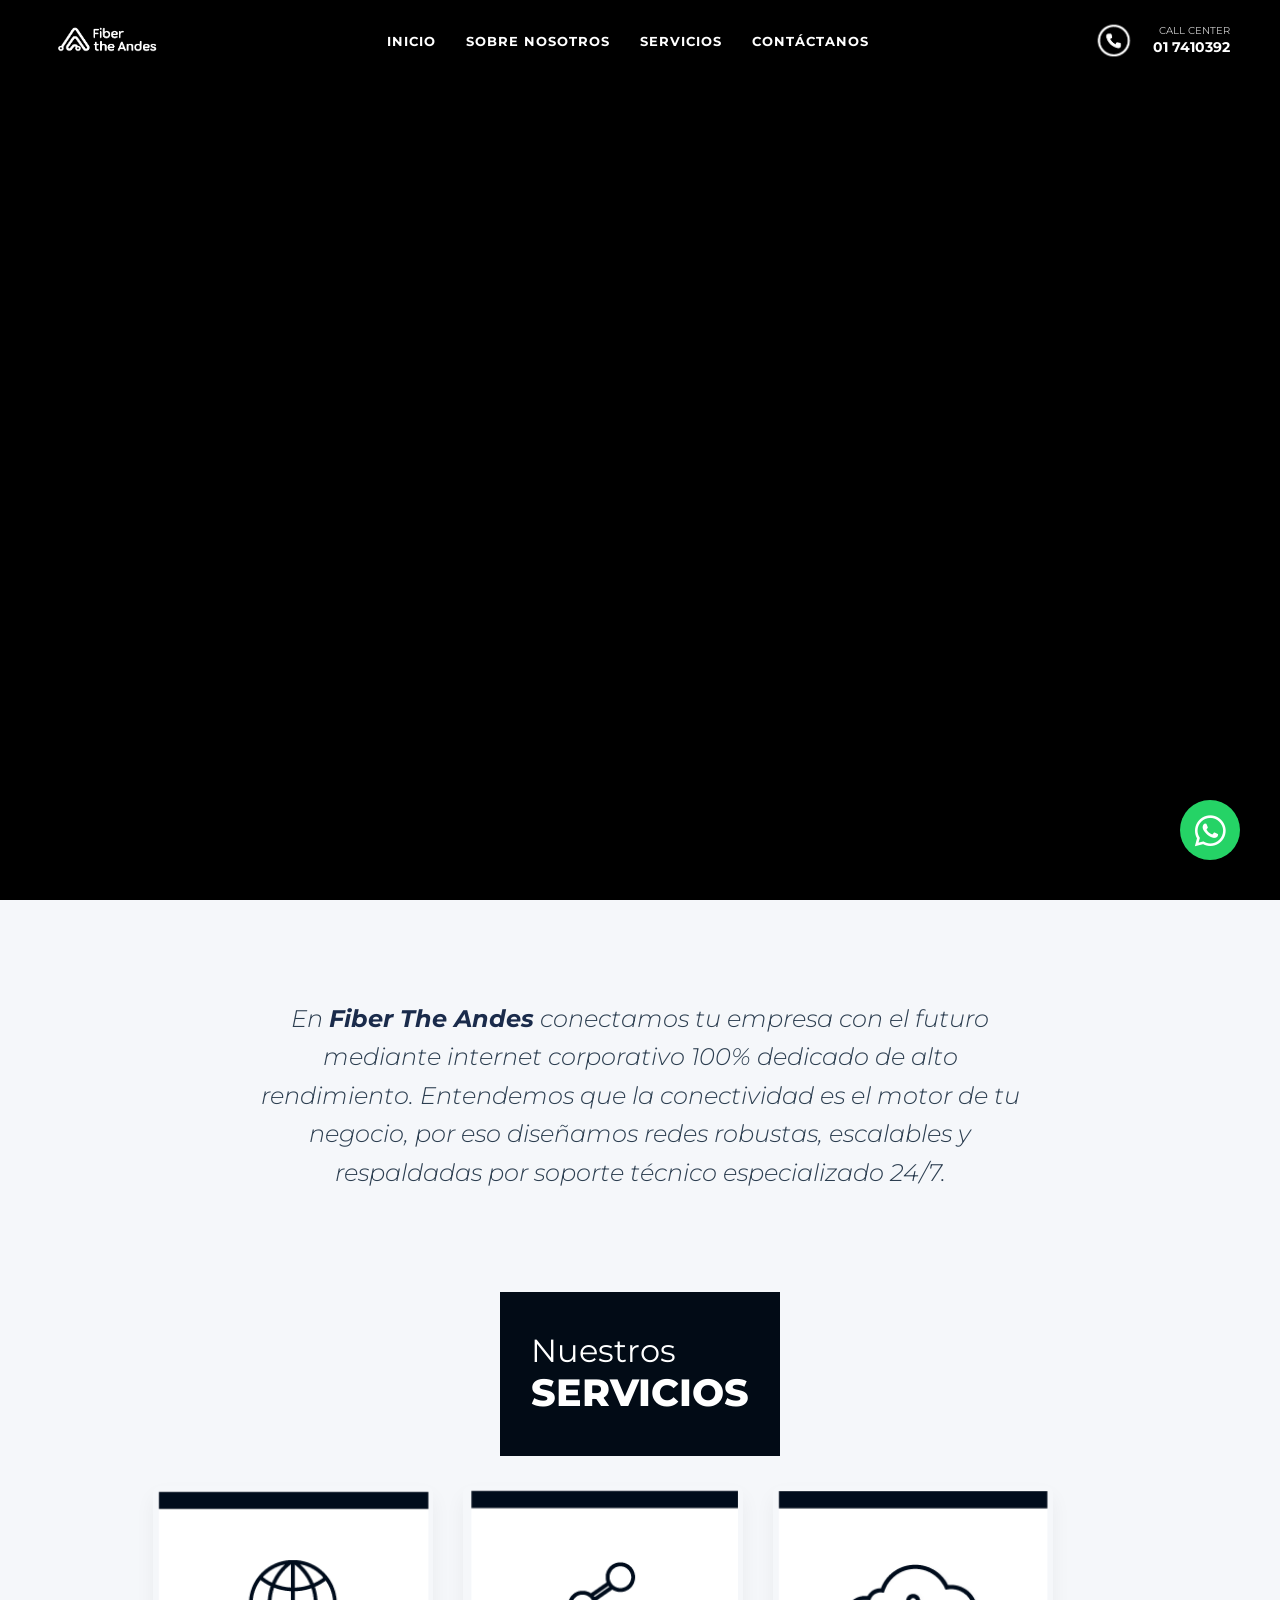
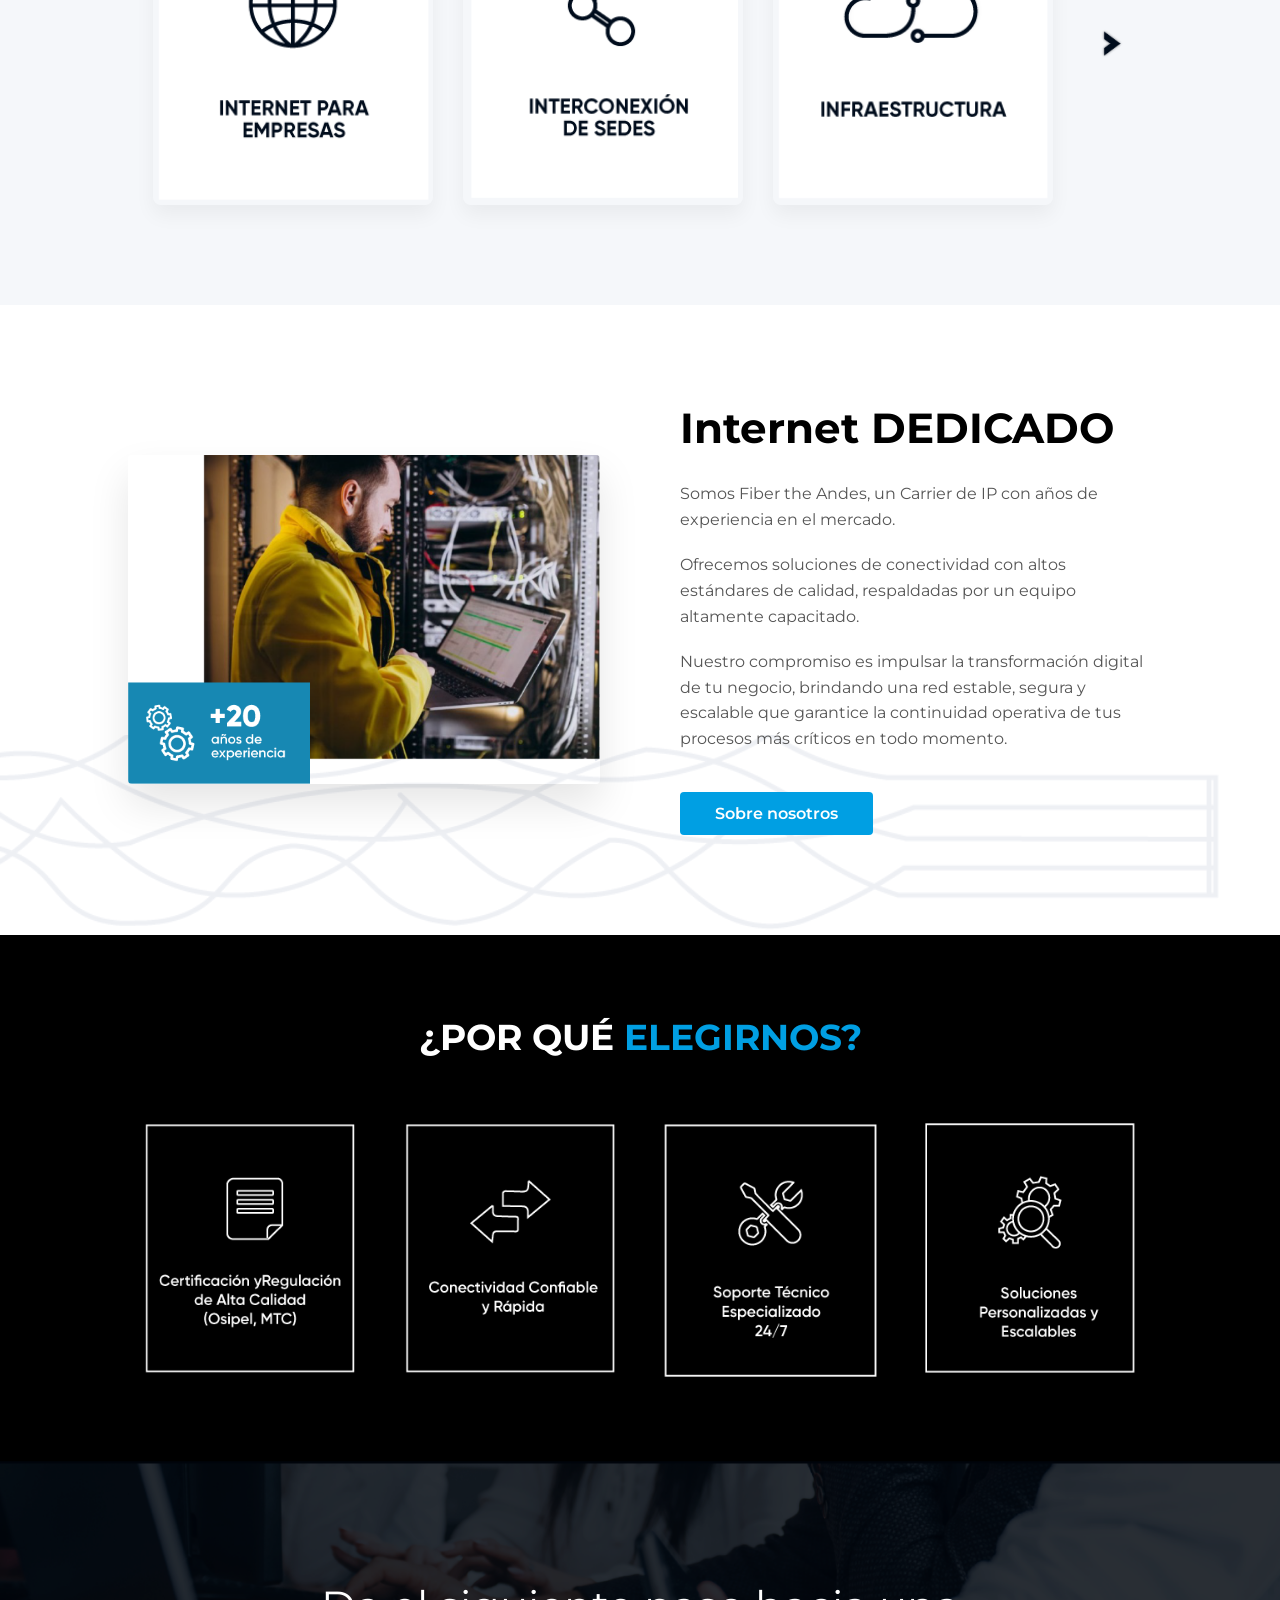
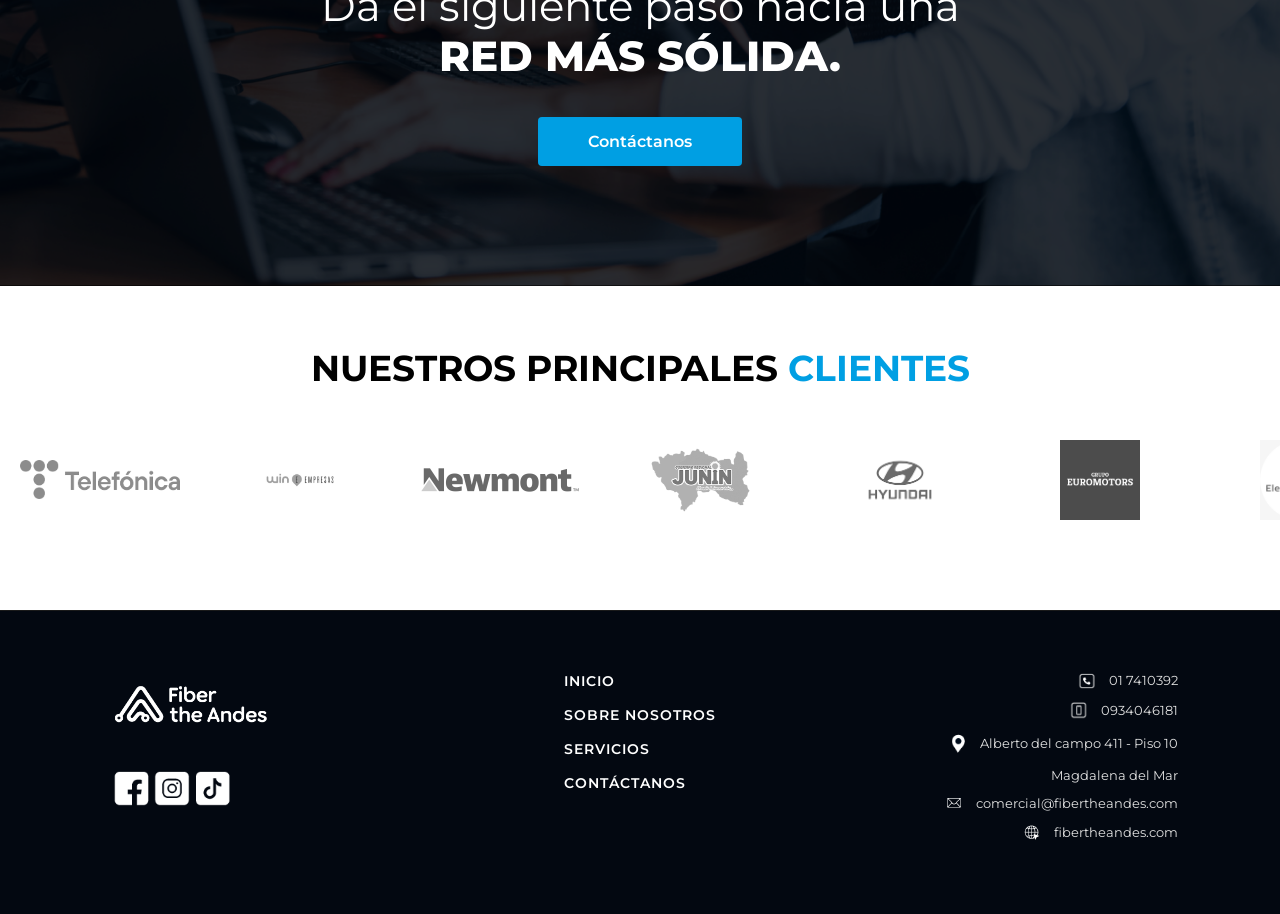
<file: index.html>
<!DOCTYPE html>
<html lang="es">
<head>
    <meta charset="UTF-8">
    <meta name="viewport" content="width=device-width, initial-scale=1.0">
    <title>Fiber the Andes - Internet Corporativo</title>
    <link rel="stylesheet" href="styles.css">
    <link rel="stylesheet" href="https://cdnjs.cloudflare.com/ajax/libs/font-awesome/6.0.0/css/all.min.css">
    <link href="https://fonts.googleapis.com/css2?family=Montserrat:ital,wght@0,300;0,400;0,600;0,700;0,900;1,300;1,400&display=swap" rel="stylesheet">
</head>
<body>

    <header>
        <div class="header-left">
            <img src="img/LOGO FTA.png" alt="Fiber the Andes" class="logo-main">
        </div>
        
        <nav>
            <ul>
                <li><a href="index.html">INICIO</a></li>
                <li><a href="quienes-somos.html">SOBRE NOSOTROS</a></li>
                <li><a href="servicios.html">SERVICIOS</a></li>
                <li><a href="contacto.html">CONTÁCTANOS</a></li>
            </ul>
        </nav>

        <div class="header-right">
            <img src="img/ICONO CALL CENTER.png" alt="Teléfono" class="icon-call">
            <div class="contact-text">
                <span class="label">Call Center</span>
                <span class="number">01 7410392</span>
            </div>
        </div>
    </header>

    <section id="inicio" class="hero">
        <video autoplay muted loop playsinline class="back-video">
            <source src="https://video.wixstatic.com/video/db69a5_fa4648a5c2fd4187a809205b5eaad06c/1080p/mp4/file.mp4" type="video/mp4">
        </video>
    </section>

    <section class="intro-light">
        <p style="font-size: 24px; color: #2c3e50; line-height: 1.6; font-weight: 300; max-width: 900px; margin: 0 auto;">
            En <strong>Fiber The Andes</strong> conectamos tu empresa con el futuro mediante internet corporativo 100% dedicado de alto rendimiento. Entendemos que la conectividad es el motor de tu negocio, por eso diseñamos redes robustas, escalables y respaldadas por soporte técnico especializado 24/7.
        </p>
    </section>

    <section id="servicios" class="services-horizontal">
        <div class="services-container">
            
            <div class="title-box">
                <h2>Nuestros<br><span>SERVICIOS</span></h2>
            </div>

            <div class="cards-row">
                <img src="img/SERVICIO 1.png" alt="Internet" class="card-img">
                <img src="img/SERVICIO 2.png" alt="Interconexión" class="card-img">
                <img src="img/SERVICIO 3.png" alt="Infraestructura" class="card-img">
            </div>

            <div class="arrow-box">
                <a href="servicios.html">
                    <img src="img/FLECHA FTA.png" alt="Ver más servicios">
                </a>
            </div>

        </div>
    </section>

    <section id="nosotros" class="about-light">
        <img src="img/MARCA DE AGUA LINEAS.png" class="bg-lines" alt="">
        <div class="about-container">
            <div class="about-img-wrapper">
                <img src="img/IMG INIC FTA.png" alt="Técnicos Fiber" class="main-img">
            </div>
            <div class="about-info">
                <h2 class="about-title">Internet <span>DEDICADO</span></h2>
                <p class="about-desc">
                    Somos Fiber the Andes, un Carrier de IP con años de experiencia en el mercado.
                </p>
                <p class="about-desc">
                    Ofrecemos soluciones de conectividad con altos estándares de calidad, respaldadas por un equipo altamente capacitado.
                </p>
                <p class="about-desc"> Nuestro compromiso es impulsar la transformación digital de tu negocio, brindando una red estable, segura y escalable que garantice la continuidad operativa de tus procesos más críticos en todo momento.
                </p>
                <a href="quienes-somos.html" class="btn-about">Sobre nosotros</a>
            </div>
        </div>
    </section>
    
    <section class="reasons">
        <h2 class="section-title">¿Por qué <span>ELEGIRNOS?</span></h2>
        <div class="grid-4">
            <div class="reason-item"><img src="img/RAZON 1.png" alt="Certificación"></div>
            <div class="reason-item"><img src="img/RAZON 2.png" alt="Conectividad"></div>
            <div class="reason-item"><img src="img/RAZON 3.png" alt="Soporte"></div>
            <div class="reason-item"><img src="img/RAZON 4.png" alt="Soluciones"></div>
        </div>
    </section>

    <section class="cta-banner">
        <div class="cta-overlay"></div>
        <div class="cta-content">
            <h2>Da el siguiente paso hacia una<br><span>RED más SÓLIDA.</span></h2>
            <a href="contacto.html" class="btn-cta">Contáctanos</a>
        </div>
    </section>

    <section class="clients-section">
        <h2 class="section-title" style="color: #000; margin-bottom: 40px;">
            Nuestros Principales <span>CLIENTES</span>
        </h2>
        <div class="slider">
            <div class="slide-track">
                <div class="slide"><img src="marcas/telefonica.png" alt="Telefónica"></div>
                <div class="slide"><img src="marcas/win.png" alt="Win Empresas"></div>
                <div class="slide"><img src="marcas/newmont.png" alt="Newmont"></div>
                <div class="slide"><img src="marcas/junin.png" alt="Junín"></div>
                <div class="slide"><img src="marcas/hyundai.png" alt="Hyundai"></div>
                <div class="slide"><img src="marcas/euromotors.jpg" alt="Euromotors"></div>
                <div class="slide"><img src="marcas/electrocentro.png" alt="Electrocentro"></div>
                <div class="slide"><img src="marcas/red-salud.jpg" alt="Red Salud"></div>
                <div class="slide"><img src="marcas/jauja.jpg" alt="Muni Jauja"></div>
                <div class="slide"><img src="marcas/yauli.jpg" alt="Muni Yauli"></div>
                <div class="slide"><img src="marcas/doerun.gif" alt="Doe Run"></div>
                <div class="slide"><img src="marcas/caja-huancayo.jpg" alt="Caja Huancayo"></div>
                <div class="slide"><img src="marcas/caja-cusco.avif" alt="Caja Cusco"></div>
                <div class="slide"><img src="marcas/uncp.png" alt="UNCP"></div>
                <div class="slide"><img src="marcas/hidrandina.png" alt="Hidrandina"></div>
                <div class="slide"><img src="marcas/caja-piura.png" alt="Caja Piura"></div>
                <div class="slide"><img src="marcas/muni-huancayo.png" alt="Muni Huancayo"></div>
                <div class="slide"><img src="marcas/volvo.png" alt="Volvo"></div>
                <div class="slide"><img src="marcas/camara-huancayo.png" alt="Cámara Comercio"></div>
                <div class="slide"><img src="marcas/telefonica.png" alt="Telefónica"></div>
                <div class="slide"><img src="marcas/win.png" alt="Win Empresas"></div>
                <div class="slide"><img src="marcas/newmont.png" alt="Newmont"></div>
                <div class="slide"><img src="marcas/junin.png" alt="Junín"></div>
                <div class="slide"><img src="marcas/hyundai.png" alt="Hyundai"></div>
                <div class="slide"><img src="marcas/euromotors.jpg" alt="Euromotors"></div>
                <div class="slide"><img src="marcas/electrocentro.png" alt="Electrocentro"></div>
                <div class="slide"><img src="marcas/red-salud.jpg" alt="Red Salud"></div>
                <div class="slide"><img src="marcas/jauja.jpg" alt="Muni Jauja"></div>
                <div class="slide"><img src="marcas/yauli.jpg" alt="Muni Yauli"></div>
                <div class="slide"><img src="marcas/doerun.gif" alt="Doe Run"></div>
                <div class="slide"><img src="marcas/caja-huancayo.jpg" alt="Caja Huancayo"></div>
                <div class="slide"><img src="marcas/caja-cusco.avif" alt="Caja Cusco"></div>
                <div class="slide"><img src="marcas/uncp.png" alt="UNCP"></div>
                <div class="slide"><img src="marcas/hidrandina.png" alt="Hidrandina"></div>
                <div class="slide"><img src="marcas/caja-piura.png" alt="Caja Piura"></div>
                <div class="slide"><img src="marcas/muni-huancayo.png" alt="Muni Huancayo"></div>
                <div class="slide"><img src="marcas/volvo.png" alt="Volvo"></div>
                <div class="slide"><img src="marcas/camara-huancayo.png" alt="Cámara Comercio"></div>
            </div>
        </div>
    </section>

    <footer id="contacto">
        <div class="footer-container">
            <div class="footer-column brand-info">
                <img src="img/LOGO FTA.png" alt="Fiber the Andes" class="footer-logo">
                <div class="social-icons">
                    <img src="img/ICONOS RS.png" alt="Redes Sociales" class="rs-group">
                </div>
            </div>

            <div class="footer-column navigation">
                <ul>
                    <li><a href="index.html">INICIO</a></li>
                    <li><a href="quienes-somos.html">SOBRE NOSOTROS</a></li>
                    <li><a href="servicios.html">SERVICIOS</a></li>
                    <li><a href="contacto.html">CONTÁCTANOS</a></li>
                </ul>
            </div>

            <div class="footer-column contact-details">
                <div class="contact-item">
                    <img src="img/ICONO TEL.png" alt="">
                    <span>01 7410392</span>
                </div>
                <div class="contact-item">
                    <img src="img/ICONO CEL.png" alt="">
                    <span>0934046181</span>
                </div>
                <div class="contact-item">
                    <img src="img/ICONO UBI.png" alt="">
                    <span>Alberto del campo 411 - Piso 10</span>
                </div>
                <div class="contact-item">
                    <span>Magdalena del Mar</span>
                </div>
                <div class="contact-item">
                    <img src="img/ICONO CORREO.png" alt="">
                    <span>comercial@fibertheandes.com</span>
                </div>
                <div class="contact-item">
                    <img src="img/ICONO WEB.png" alt="">
                    <span>fibertheandes.com</span>
                </div>
            </div>
        </div>
    </footer>

    <a href="https://wa.me/51934046181" target="_blank" class="whatsapp-float" aria-label="Contactar por WhatsApp">
        <i class="fab fa-whatsapp"></i>
    </a>
</body>
</html>
</file>
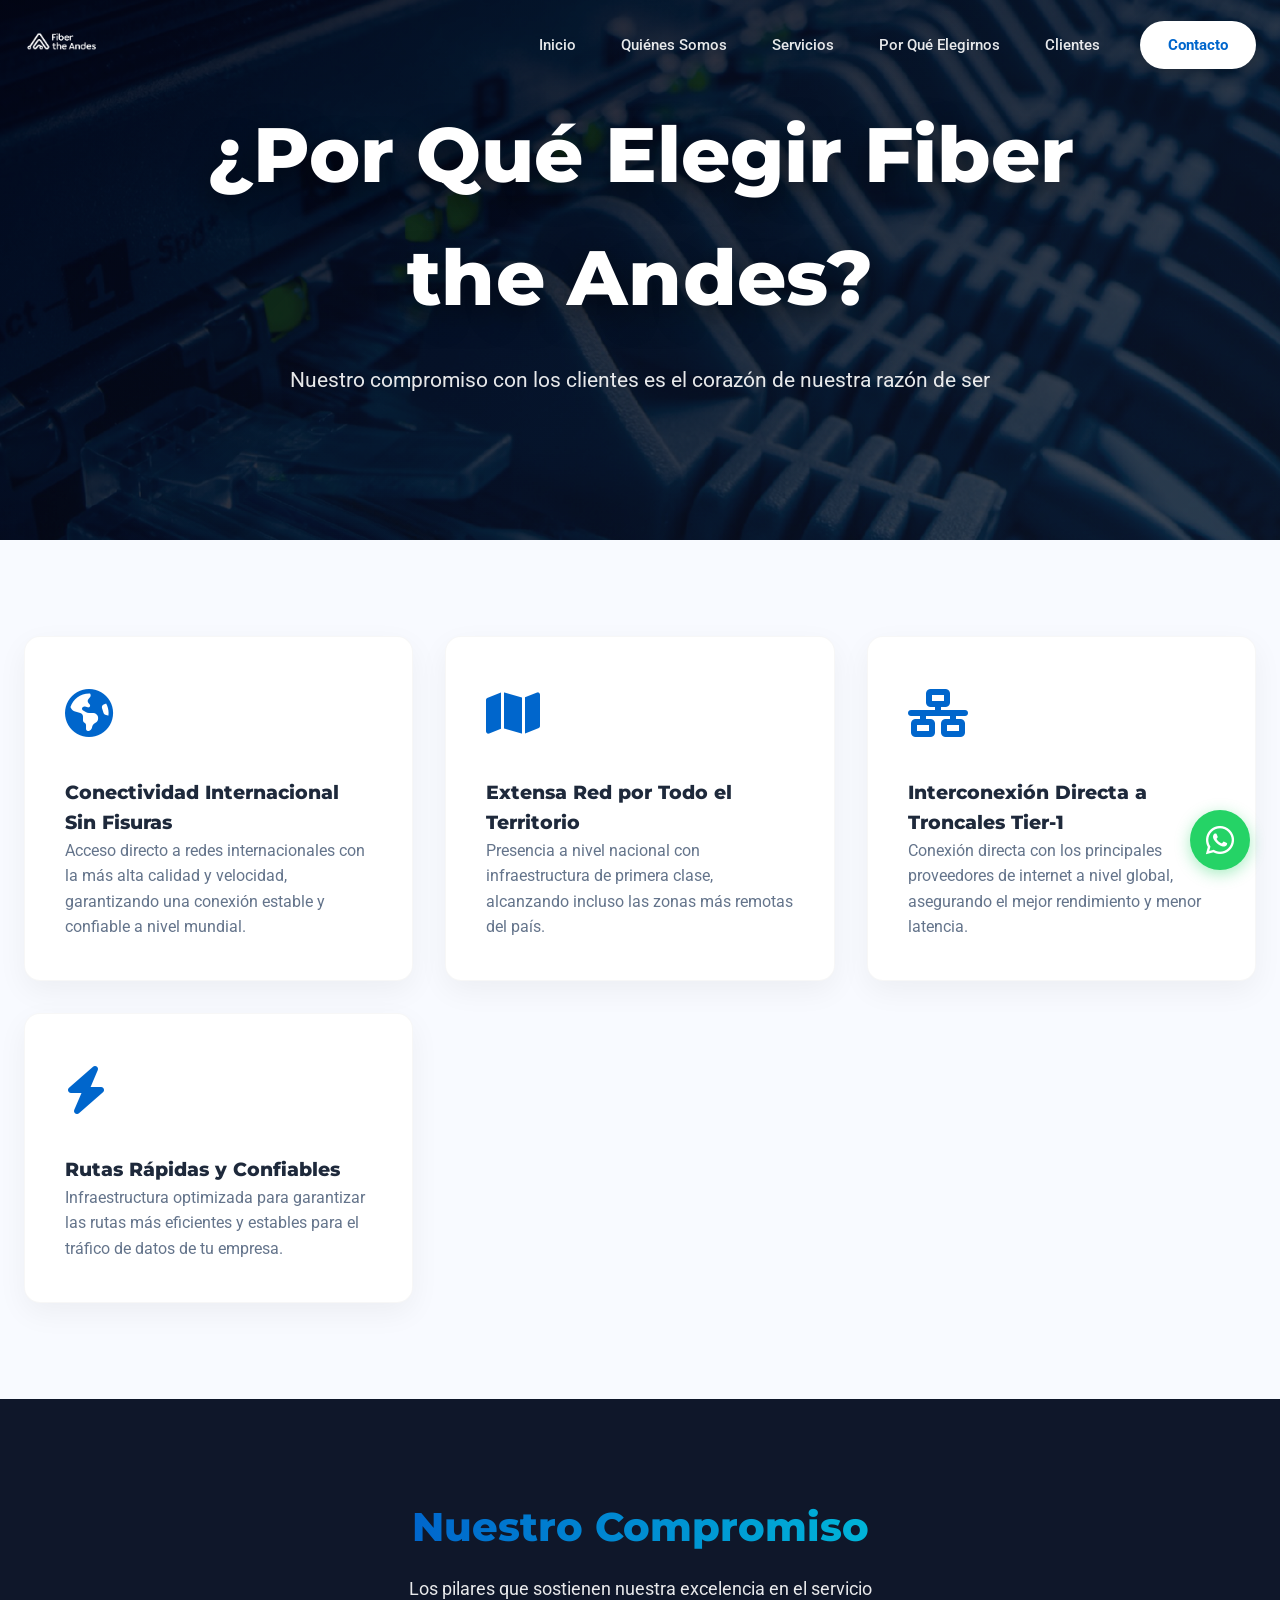
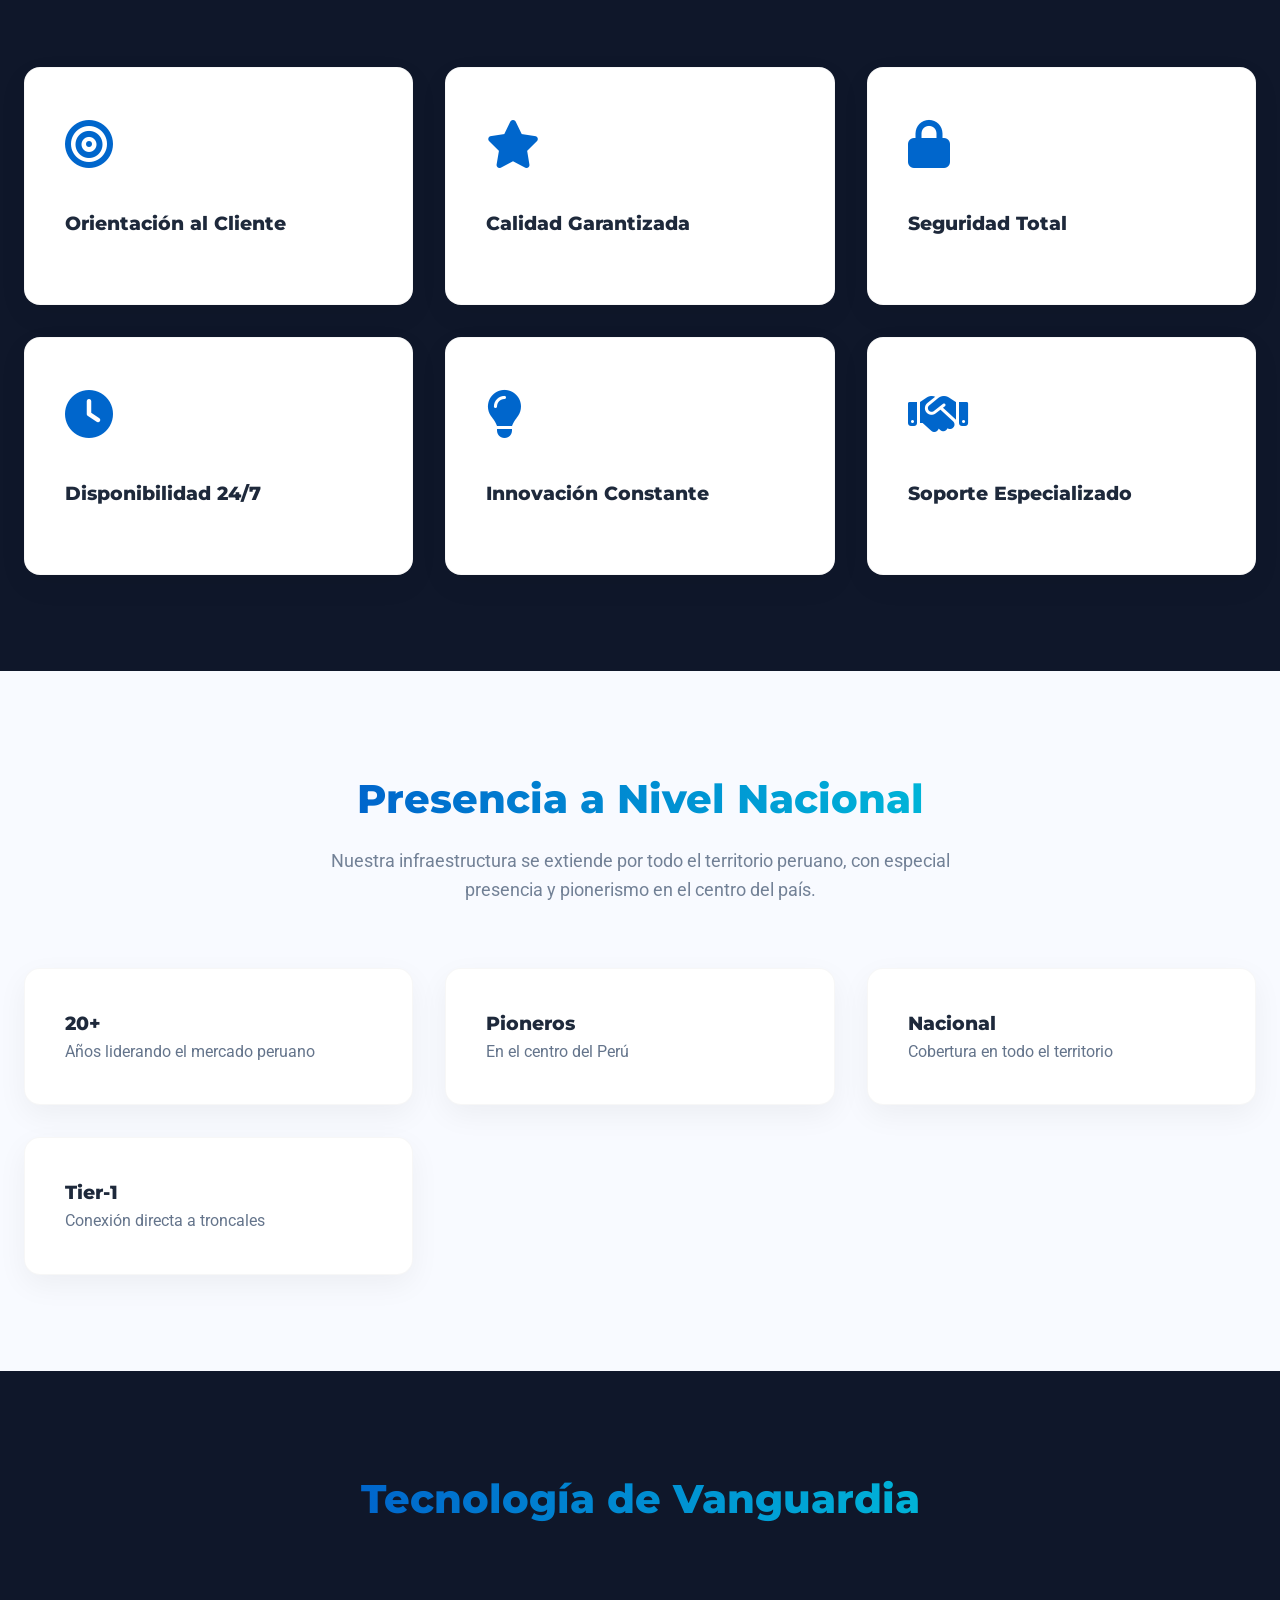
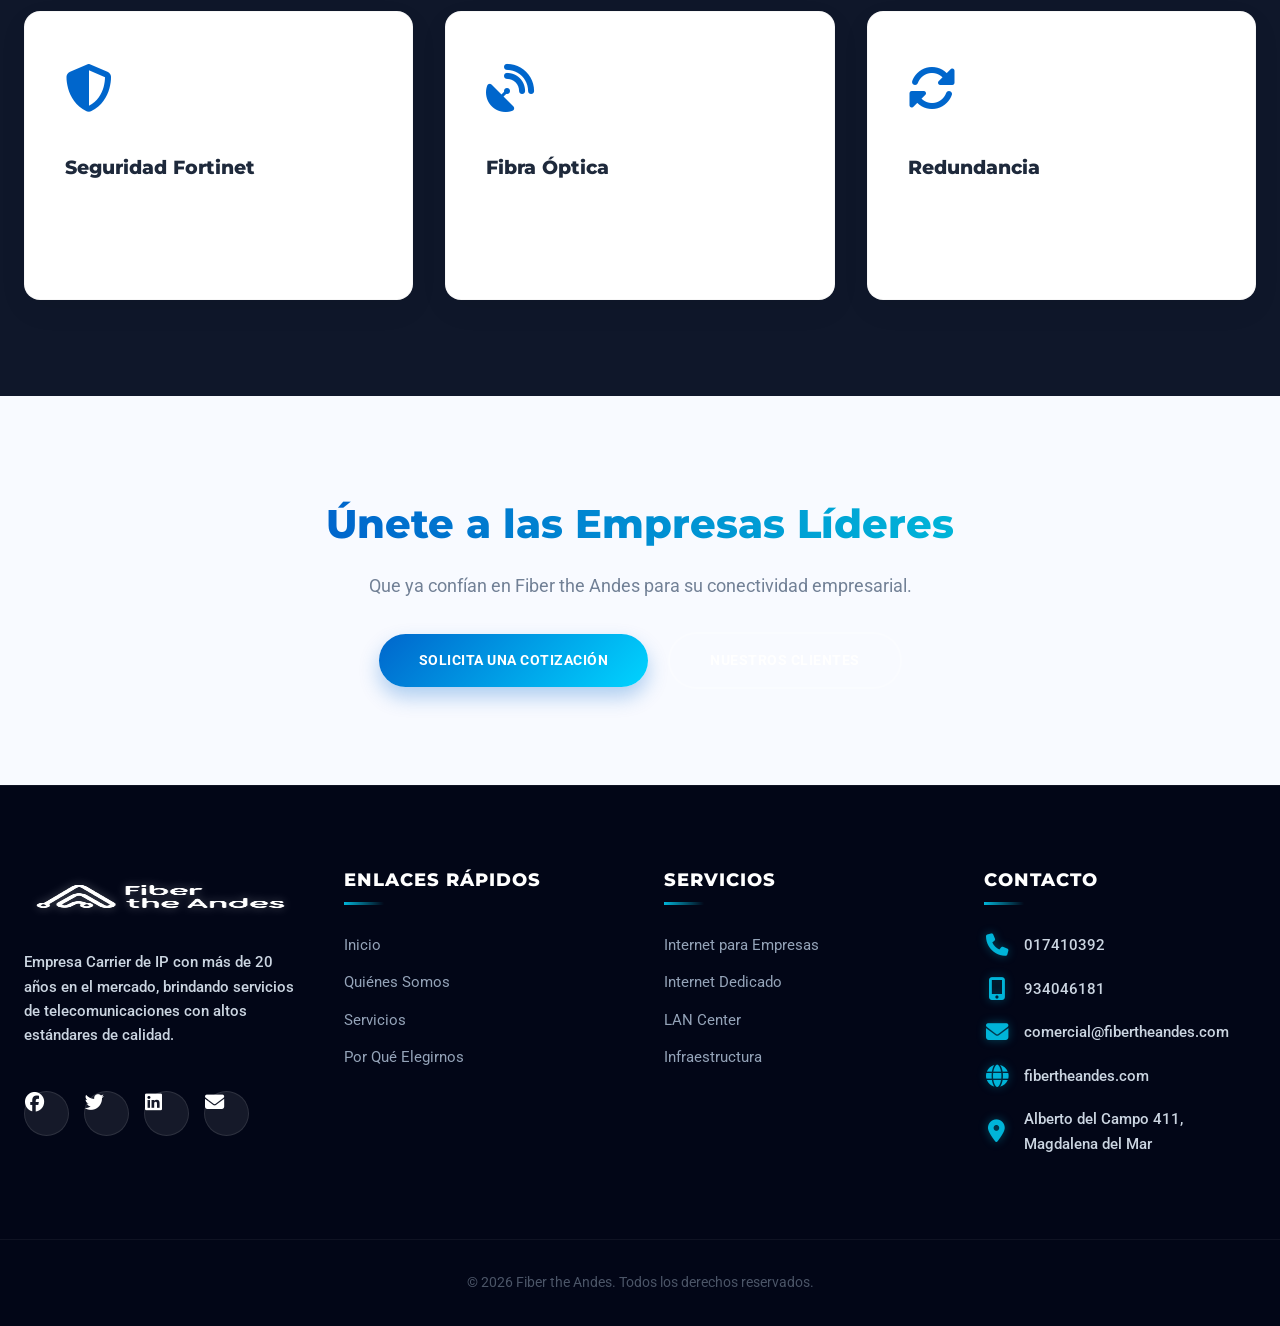
<file: por-que-elegirnos.html>
<!DOCTYPE html>
<html lang="es">

<head>
    <meta charset="UTF-8">
    <meta name="viewport" content="width=device-width, initial-scale=1.0">
    <meta name="description"
        content="Descubre por qué elegir Fiber the Andes - Conectividad internacional, red nacional y rutas Tier-1.">
    <title>Por Qué Elegirnos - Fiber the Andes</title>
    <link rel="stylesheet" href="css/styles.css">
    <link rel="stylesheet" href="css/responsive.css">
    <link rel="preconnect" href="https://fonts.googleapis.com">
    <link rel="preconnect" href="https://fonts.gstatic.com" crossorigin>
    <link
        href="https://fonts.googleapis.com/css2?family=Poppins:wght@300;400;500;600;700&family=Roboto:wght@300;400;500;700&family=Montserrat:wght@600;700;800;900&family=Raleway:wght@400;500;600;700&display=swap"
        rel="stylesheet">
    <link rel="stylesheet" href="https://cdnjs.cloudflare.com/ajax/libs/font-awesome/6.5.1/css/all.min.css">
</head>

<body>
    <!-- Navigation -->

    <div id="navbar-placeholder"></div>

    <!-- Hero Section -->
    <section class="hero" style="min-height: 60vh;">
        <div class="hero-content">
            <h1 class="fade-in-up">¿Por Qué Elegir Fiber the Andes?</h1>
            <p class="hero-subtitle fade-in-up">Nuestro compromiso con los clientes es el corazón de nuestra razón de
                ser</p>
        </div>
    </section>

    <!-- Main Advantages -->
    <section class="section section-light">
        <div class="container">
            <div class="card-grid">
                <div class="card">
                    <div class="card-icon"><i class="fas fa-globe-americas"></i></div>
                    <h3 class="card-title">Conectividad Internacional Sin Fisuras</h3>
                    <p class="card-description">
                        Acceso directo a redes internacionales con la más alta calidad y velocidad,
                        garantizando una conexión estable y confiable a nivel mundial.
                    </p>
                </div>
                <div class="card">
                    <div class="card-icon"><i class="fas fa-map"></i></div>
                    <h3 class="card-title">Extensa Red por Todo el Territorio</h3>
                    <p class="card-description">
                        Presencia a nivel nacional con infraestructura de primera clase, alcanzando
                        incluso las zonas más remotas del país.
                    </p>
                </div>
                <div class="card">
                    <div class="card-icon"><i class="fas fa-network-wired"></i></div>
                    <h3 class="card-title">Interconexión Directa a Troncales Tier-1</h3>
                    <p class="card-description">
                        Conexión directa con los principales proveedores de internet a nivel global,
                        asegurando el mejor rendimiento y menor latencia.
                    </p>
                </div>
                <div class="card">
                    <div class="card-icon"><i class="fas fa-bolt"></i></div>
                    <h3 class="card-title">Rutas Rápidas y Confiables</h3>
                    <p class="card-description">
                        Infraestructura optimizada para garantizar las rutas más eficientes y estables
                        para el tráfico de datos de tu empresa.
                    </p>
                </div>
            </div>
        </div>
    </section>

    <!-- Commitment Section -->
    <section class="section section-dark">
        <div class="container">
            <div class="section-header">
                <h2 class="section-title">Nuestro Compromiso</h2>
                <p class="section-description">Los pilares que sostienen nuestra excelencia en el servicio</p>
            </div>
            <div class="feature-grid">
                <div class="feature-box">
                    <div class="feature-icon"><i class="fas fa-bullseye"></i></div>
                    <h3 class="feature-title">Orientación al Cliente</h3>
                    <p>Tus necesidades son nuestra prioridad</p>
                </div>
                <div class="feature-box">
                    <div class="feature-icon"><i class="fas fa-star"></i></div>
                    <h3 class="feature-title">Calidad Garantizada</h3>
                    <p>Altos estándares en cada servicio</p>
                </div>
                <div class="feature-box">
                    <div class="feature-icon"><i class="fas fa-lock"></i></div>
                    <h3 class="feature-title">Seguridad Total</h3>
                    <p>Protección de datos empresariales</p>
                </div>
                <div class="feature-box">
                    <div class="feature-icon"><i class="fas fa-clock"></i></div>
                    <h3 class="feature-title">Disponibilidad 24/7</h3>
                    <p>Siempre disponibles cuando nos necesites</p>
                </div>
                <div class="feature-box">
                    <div class="feature-icon"><i class="fas fa-lightbulb"></i></div>
                    <h3 class="feature-title">Innovación Constante</h3>
                    <p>Tecnología de vanguardia</p>
                </div>
                <div class="feature-box">
                    <div class="feature-icon"><i class="fas fa-handshake"></i></div>
                    <h3 class="feature-title">Soporte Especializado</h3>
                    <p>Equipo técnico altamente capacitado</p>
                </div>
            </div>
        </div>
    </section>

    <!-- National Presence -->
    <section class="section section-light">
        <div class="container">
            <div class="section-header">
                <h2 class="section-title">Presencia a Nivel Nacional</h2>
                <p class="section-description">
                    Nuestra infraestructura se extiende por todo el territorio peruano, con especial
                    presencia y pionerismo en el centro del país.
                </p>
            </div>
            <div class="card-grid">
                <div class="card">
                    <h3 class="card-title text-gradient">20+</h3>
                    <p class="card-description">Años liderando el mercado peruano</p>
                </div>
                <div class="card">
                    <h3 class="card-title text-gradient">Pioneros</h3>
                    <p class="card-description">En el centro del Perú</p>
                </div>
                <div class="card">
                    <h3 class="card-title text-gradient">Nacional</h3>
                    <p class="card-description">Cobertura en todo el territorio</p>
                </div>
                <div class="card">
                    <h3 class="card-title text-gradient">Tier-1</h3>
                    <p class="card-description">Conexión directa a troncales</p>
                </div>
            </div>
        </div>
    </section>

    <!-- Technology Section -->
    <section class="section section-dark">
        <div class="container">
            <div class="section-header">
                <h2 class="section-title">Tecnología de Vanguardia</h2>
            </div>
            <div class="card-grid">
                <div class="card">
                    <div class="card-icon"><i class="fas fa-shield-alt"></i></div>
                    <h3 class="card-title">Seguridad Fortinet</h3>
                    <p class="card-description">
                        Implementamos soluciones de seguridad perimetral de clase empresarial con tecnología Fortinet.
                    </p>
                </div>
                <div class="card">
                    <div class="card-icon"><i class="fas fa-satellite-dish"></i></div>
                    <h3 class="card-title">Fibra Óptica</h3>
                    <p class="card-description">
                        Infraestructura de fibra óptica de última generación para máxima velocidad y estabilidad.
                    </p>
                </div>
                <div class="card">
                    <div class="card-icon"><i class="fas fa-sync-alt"></i></div>
                    <h3 class="card-title">Redundancia</h3>
                    <p class="card-description">
                        Sistemas de respaldo y disaster recovery para garantizar continuidad de tu negocio.
                    </p>
                </div>
            </div>
        </div>
    </section>

    <!-- CTA Section -->
    <section class="section section-light">
        <div class="container text-center">
            <h2 class="section-title">Únete a las Empresas Líderes</h2>
            <p class="section-description">
                Que ya confían en Fiber the Andes para su conectividad empresarial.
            </p>
            <div class="hero-buttons mt-3">
                <a href="contacto.html" class="btn btn-primary">Solicita una Cotización</a>
                <a href="clientes.html" class="btn btn-secondary">Nuestros Clientes</a>
            </div>
        </div>
    </section>

    <!-- Footer -->


    <div id="footer-placeholder"></div>

    
    <!-- WhatsApp Float -->
    <div id="whatsapp-placeholder"></div>

    <!-- Component Loader -->
    <script src="js/components.js"></script>
</body>

</html>
</file>
<file: styles.css>
/* --- RESET & GENERAL --- */
* {
    margin: 0;
    padding: 0;
    box-sizing: border-box;
}

body {
    font-family: 'Montserrat', sans-serif;
    color: #fff;
    background-color: #000;
    overflow-x: hidden;
}

/* --- HEADER --- */
header {
    display: flex;
    justify-content: space-between;
    align-items: center;
    padding: 15px 50px;
    background-color: #000;
    position: fixed;
    width: 100%;
    z-index: 1000;
    top: 0;
    transition: all 0.3s ease;
}

.logo-main {
    height: 40px;
    object-fit: contain;
}

nav ul {
    display: flex;
    gap: 30px;
    list-style: none;
}

nav a {
    color: #fff;
    text-decoration: none;
    font-weight: 700;
    font-size: 13px;
    text-transform: uppercase;
    letter-spacing: 1px;
}

.header-right {
    display: flex;
    align-items: center;
    gap: 15px; /* Espacio entre texto e icono */
}

.contact-text {
    text-align: right;
}

.contact-text .label {
    font-size: 10px;
    color: #ccc;
    text-transform: uppercase;
    display: block;
    line-height: 1.2;
}

.contact-text .number {
    font-size: 14px;
    font-weight: 700;
    color: #fff;
    line-height: 1.2;
}

.icon-call {
    height: 50px; /* Ajuste para escritorio */
    width: auto;
}

/* --- HERO SECTION (VIDEO) --- */
.hero {
    position: relative;
    height: 100vh; /* Ocupa toda la pantalla */
    width: 100%;
    display: flex;
    align-items: center;
    justify-content: center;
    text-align: center;
    overflow: hidden;
}

.back-video {
    position: absolute;
    top: 0; left: 0;
    width: 100%;
    height: 100%;
    object-fit: cover; /* CLAVE: Cubre la pantalla sin estirarse */
    object-position: center; /* Centra el video */
    z-index: -2;
}

.hero::after {
    content: '';
    position: absolute;
    top: 0; left: 0;
    width: 100%;
    height: 100%;
    background: rgba(0,0,0,0.55); /* Oscurece el video para leer texto */
    z-index: -1;
}

.hero-content {
    margin-top: 100px; /* Espacio para que no lo tape el header */
    position: relative;
    z-index: 1;
    padding: 0 20px;
}

.hero-content h1 {
    font-size: 60px;
    font-weight: 800;
    line-height: 1.1;
    margin-bottom: 30px;
    text-transform: uppercase;
}

.hero-content span {
    font-style: italic;
    font-weight: 900;
}

.btn-info {
    background-color: #009FE3;
    color: white;
    padding: 12px 45px;
    text-decoration: none;
    font-weight: 600;
    border-radius: 4px;
    text-transform: uppercase;
    font-size: 14px;
    display: inline-block;
}

/* --- INTRO LIGHT --- */
.intro-light {
    background-color: #f5f7fa;
    color: #2c3e50;
    text-align: center;
    padding: 100px 20%;
    font-size: 24px;
    line-height: 1.6;
    font-weight: 300;
    font-style: italic;
}

.intro-light strong {
    color: #1a2b4b;
    font-weight: 700;
    font-style: italic;
}

/* --- SERVICIOS HORIZONTAL --- */
.services-horizontal {
    background-color: #f5f7fa;
    padding: 0px 5% 100px 5%;
    display: flex;
    justify-content: center;
}

.services-container {
    display: flex;
    align-items: stretch;
    gap: 30px;
    max-width: 1400px;
    flex-wrap: wrap;
    justify-content: center;
}

.title-box {
    background-color: #020b16;
    color: white;
    padding: 40px;
    width: 280px;
    display: flex;
    align-items: center;
    justify-content: center;
    text-align: left;
    flex-shrink: 0;
}

.title-box h2 {
    font-size: 32px;
    line-height: 1.2;
    font-weight: 400;
}

.title-box span {
    font-weight: 800;
    font-size: 38px;
    color: #fff;
    display: block;
}

.cards-row {
    display: flex;
    gap: 30px;
}

.card-img {
    width: 280px;
    height: auto;
    display: block;
    box-shadow: 0 10px 20px rgba(0,0,0,0.05);
    transition: transform 0.3s ease, box-shadow 0.3s ease;
    border-radius: 8px; 
}

.card-img:hover {
    transform: translateY(-10px);
    box-shadow: 0 15px 30px rgba(0, 0, 0, 0.2);
}

.arrow-box {
    display: flex;
    align-items: center;
    padding-left: 10px;
}

.arrow-box a {
    display: inline-block;
}

.arrow-box img {
    width: 35px;
    cursor: pointer;
    transition: transform 0.3s;
}

.arrow-box img:hover {
    transform: translateX(10px);
}

/* --- SOBRE NOSOTROS --- */
.about-light {
    position: relative;
    background-color: #ffffff;
    padding: 100px 10%;
    overflow: hidden;
}

.bg-lines {
    position: absolute;
    bottom: 0;
    left: 0;
    width: 100%;
    max-height: 200px;
    object-fit: cover;
    opacity: 0.5;
    z-index: 1;
    pointer-events: none;
}

.about-container {
    display: flex;
    align-items: center;
    gap: 80px;
    max-width: 1200px;
    margin: 0 auto;
    position: relative;
    z-index: 2;
}

.about-img-wrapper {
    position: relative;
    flex: 1;
}

.main-img {
    width: 100%;
    max-width: 500px;
    border-radius: 4px;
    display: block;
    box-shadow: 0 20px 40px rgba(0,0,0,0.1);
}

.experience-badge {
    position: absolute;
    bottom: -30px;
    left: -30px;
    background-color: #009FE3;
    color: white;
    padding: 20px 30px;
    border-radius: 4px;
    display: flex;
    flex-direction: column;
    justify-content: center;
    box-shadow: 10px 10px 30px rgba(0,0,0,0.2);
}

.exp-number {
    font-size: 40px;
    font-weight: 800;
    line-height: 1;
}

.exp-text {
    font-size: 14px;
    line-height: 1.2;
    font-weight: 500;
}

.about-info {
    flex: 1;
    text-align: left;
}

.about-title {
    font-size: 42px;
    color: #000;
    font-weight: 700;
    margin-bottom: 30px;
    line-height: 1.1;
}

.about-title span {
    font-weight: 700;
}

.about-desc {
    color: #555;
    font-size: 16px;
    line-height: 1.6;
    margin-bottom: 20px;
    font-weight: 400;
}

.btn-about {
    display: inline-block;
    background-color: #009FE3;
    color: white;
    padding: 12px 35px;
    text-decoration: none;
    font-weight: 600;
    border-radius: 4px;
    margin-top: 20px;
    transition: background 0.3s;
}

.btn-about:hover {
    background-color: #007bb5;
}

/* --- RAZONES --- */
.reasons {
    background-color: #000;
    padding: 80px 10%;
    text-align: center;
}

.section-title {
    font-size: 36px;
    margin-bottom: 60px;
    text-transform: uppercase;
    font-weight: 700;
}

.section-title span {
    color: #009FE3;
}

.grid-4 {
    display: grid;
    grid-template-columns: repeat(4, 1fr);
    gap: 20px;
    max-width: 1200px;
    margin: 0 auto;
}

.reason-item img {
    width: 100%;
    max-width: 220px;
    display: block;
    margin: 0 auto;
    transition: all 0.4s cubic-bezier(0.25, 0.8, 0.25, 1);
    border-radius: 4px;
    position: relative;
    z-index: 1;
}

.reason-item:hover img {
    transform: translateY(-12px); 
    box-shadow: 0 20px 40px rgba(0, 159, 227, 0.35); 
    filter: brightness(1.1); 
}

/* --- CTA BANNER --- */
.cta-banner {
    position: relative;
    background-image: url('img/IMG HOR FTA.png'); 
    background-size: cover;
    background-position: center;
    padding: 120px 20px;
    text-align: center;
    color: white;
}

.cta-overlay {
    position: absolute;
    top: 0; left: 0;
    width: 100%;
    height: 100%;
    background-color: rgba(0, 0, 0, 0.45); 
    z-index: 1;
}

.cta-content {
    position: relative;
    z-index: 2;
}

.cta-content h2 {
    font-size: 42px;
    font-weight: 400;
    margin-bottom: 35px;
    line-height: 1.2;
}

.cta-content span {
    font-weight: 800;
    text-transform: uppercase;
    display: block;
}

.btn-cta {
    display: inline-block;
    background-color: #009FE3;
    color: white;
    padding: 15px 50px;
    text-decoration: none;
    font-weight: 600;
    font-size: 16px;
    border-radius: 4px;
    transition: transform 0.2s, background-color 0.3s;
}

.btn-cta:hover {
    background-color: #0081b8;
    transform: translateY(-3px);
}

/* --- CLIENTES CARRUSEL --- */
.clients-section {
    background-color: #ffffff;
    padding: 60px 0;
    overflow: hidden;
    text-align: center;
}

.slider {
    height: 120px;
    margin: auto;
    overflow: hidden;
    position: relative;
    width: 100%;
}

.slide-track {
    display: flex;
    width: calc(200px * 38); 
    animation: scroll 40s linear infinite; 
}

.slide {
    height: 100px;
    width: 200px; 
    display: flex;
    align-items: center;
    justify-content: center;
    padding: 0 20px;
}

.slide img {
    max-width: 100%;
    max-height: 80px; 
    width: auto;
    filter: grayscale(100%) opacity(0.7);
    transition: all 0.3s ease;
    cursor: pointer;
    object-fit: contain;
}

.slide img:hover {
    filter: grayscale(0%) opacity(1);
    transform: scale(1.1); 
}

@keyframes scroll {
    0% { transform: translateX(0); }
    100% { transform: translateX(calc(-200px * 19)); } 
}

/* --- FOOTER FINAL --- */
footer {
    background-color: #030811; 
    padding: 60px 8%;
    color: white;
    font-family: 'Montserrat', sans-serif;
    border-top: 1px solid #1a1a1a;
}

.footer-container {
    display: flex;
    justify-content: space-between;
    align-items: flex-start;
    max-width: 1400px;
    margin: 0 auto;
}

.footer-column {
    flex: 1;
}

.footer-logo {
    width: 180px;
    margin-bottom: 30px;
    display: block;
}

.rs-group {
    width: 140px; 
    cursor: pointer;
}

.navigation {
    display: flex;
    justify-content: center;
}

.navigation ul {
    list-style: none;
    padding: 0;
}

.navigation li {
    margin-bottom: 15px;
    text-align: left;
}

.navigation a {
    color: white;
    text-decoration: none;
    font-weight: 600;
    font-size: 14px;
    letter-spacing: 1px;
    transition: color 0.3s;
}

.navigation a:hover {
    color: #009FE3;
}

.contact-details {
    display: flex;
    flex-direction: column;
    align-items: flex-end; 
}

.contact-item {
    display: flex;
    align-items: center;
    gap: 12px;
    margin-bottom: 12px;
    width: 100%;
    justify-content: flex-end;
    max-width: 350px; 
}

.contact-item img {
    width: 20px; 
    height: auto;
}

.contact-item span {
    font-size: 13px;
    font-weight: 400;
    color: #e0e0e0;
}

/* --- WHATSAPP FLOAT --- */
.whatsapp-float {
    position: fixed;
    width: 60px;
    height: 60px;
    bottom: 40px;
    right: 40px;
    background-color: #25d366;
    color: #FFF;
    border-radius: 50%;
    text-align: center;
    font-size: 35px;
    box-shadow: 2px 2px 10px rgba(0,0,0,0.3);
    z-index: 10000;
    display: flex;
    align-items: center;
    justify-content: center;
    transition: all 0.3s ease;
    text-decoration: none;
}

.whatsapp-float:hover {
    background-color: #128c7e;
    transform: scale(1.1);
}

/* --- ESTILOS PAGINAS INTERNAS (HERO, CARDS) --- */
.hero-static {
    background-size: cover;
    background-position: center;
    background-repeat: no-repeat;
    position: relative;
}

.hero-overlay {
    position: absolute;
    top: 0; left: 0;
    width: 100%; height: 100%;
    background: rgba(0,0,0,0.6);
    z-index: -1;
}

.blue-tag {
    display: inline-block;
    color: white; 
    background: rgba(0, 159, 227, 0.9); 
    padding: 6px 18px; 
    border-radius: 50px; 
    font-size: 11px; 
    font-weight: 700;
    text-transform: uppercase;
    letter-spacing: 1px;
    margin-bottom: 15px;
}

/* Tarjetas Valores (Negras) */
.grid-3 {
    display: grid;
    grid-template-columns: repeat(3, 1fr);
    gap: 30px;
    max-width: 1200px;
    margin: 0 auto;
}

.value-card {
    background-color: #080b10;
    border: 1px solid #222;
    padding: 40px 25px;
    text-align: center;
    border-radius: 4px;
    transition: transform 0.3s ease, border-color 0.3s ease;
    height: 100%;
}

.value-card:hover {
    transform: translateY(-5px);
    border-color: #009FE3;
}

.icon-value {
    font-size: 45px;
    color: #009FE3;
    margin-bottom: 20px;
    display: block;
}

.value-card h3 {
    margin-bottom: 15px;
    font-size: 20px;
    text-transform: uppercase;
    color: #fff;
    font-weight: 700;
}

.value-card p {
    color: #ccc;
    font-size: 14px;
    line-height: 1.6;
    font-weight: 300;
}

/* Tarjetas Estadísticas (Blancas) */
.stat-card {
    background-color: #ffffff;
    padding: 35px 20px;
    text-align: center;
    border-radius: 6px;
    box-shadow: 0 10px 30px rgba(0,0,0,0.08);
    display: flex;
    flex-direction: column;
    align-items: center;
    justify-content: center;
    transition: transform 0.3s ease;
    height: 100%;
}

.stat-card:hover {
    transform: translateY(-5px);
}

.stat-icon {
    font-size: 32px;
    color: #aaa;
    margin-bottom: 15px;
}

.stat-number {
    font-size: 48px;
    font-weight: 800;
    color: #009FE3;
    line-height: 1;
    margin-bottom: 8px;
    display: block;
}

.stat-label {
    font-size: 13px;
    font-weight: 700;
    color: #333;
    text-transform: uppercase;
    letter-spacing: 1px;
}

/* --- SERVICIOS PAGE STYLES --- */
.services-dark-section {
    background-color: #02050a; 
    padding: 100px 10%;
    text-align: center;
}

.services-dark-section .section-title {
    color: white;
}

.service-card-pro {
    background-color: white;
    padding: 40px 25px;
    border-radius: 6px;
    position: relative;
    overflow: hidden;
    transition: transform 0.3s ease, box-shadow 0.3s ease;
    text-align: left;
    height: 100%;
    display: flex;
    flex-direction: column;
    justify-content: flex-start;
}

.service-card-pro:hover {
    transform: translateY(-10px);
    box-shadow: 0 20px 40px rgba(0, 159, 227, 0.15);
}

.card-bar {
    position: absolute;
    top: 0; left: 0;
    height: 5px;
    width: 50px;
    background-color: #000;
    transition: width 0.3s ease, background-color 0.3s ease;
}

.service-card-pro:hover .card-bar {
    width: 100%;
    background-color: #009FE3;
}

.icon-box {
    font-size: 40px;
    color: #000;
    margin-bottom: 25px;
    margin-top: 10px;
    transition: color 0.3s;
}

.service-card-pro:hover .icon-box {
    color: #009FE3;
}

.service-card-pro h3 {
    font-size: 18px;
    font-weight: 800;
    text-transform: uppercase;
    color: #000;
    margin-bottom: 10px;
    line-height: 1.2;
}

.service-desc {
    font-size: 13px;
    color: #555;
    line-height: 1.5;
}

/* =========================================
   ESTILOS CONTACTO
   ========================================= */

.contact-visual-section {
    background-color: white;
    padding: 80px 5%;
    color: #000;
}

.main-contact-container {
    max-width: 1000px;
    margin: 0 auto;
}

.contact-split-layout {
    display: flex;
    justify-content: space-between;
    align-items: flex-start;
    margin-bottom: 60px;
    gap: 50px;
}

.info-side {
    flex: 1;
    padding-top: 20px;
}

.contact-heading {
    font-size: 52px;
    font-weight: 800;
    color: #020b16;
    margin-bottom: 15px;
    text-transform: none;
}

.black-underline {
    width: 80px;
    height: 6px;
    background-color: #020b16;
    margin-bottom: 40px;
}

.contact-list-clean {
    list-style: none;
    margin-bottom: 40px;
}

.contact-list-clean li {
    display: flex;
    align-items: center;
    margin-bottom: 20px;
    font-size: 15px;
    font-weight: 500;
    color: #333;
}

.contact-list-clean i {
    width: 25px;
    margin-right: 10px;
    color: #000;
    font-size: 18px;
    text-align: center;
}

.black-phone-box {
    background-color: #020b16;
    color: white;
    padding: 35px 30px;
    width: 100%;
    max-width: 350px;
    border-radius: 0;
}

.phone-row {
    display: flex;
    align-items: center;
    margin-bottom: 15px;
    font-size: 18px;
    font-weight: 500;
}

.phone-row:last-child {
    margin-bottom: 0;
}

.phone-row i {
    border: 1px solid white;
    padding: 8px;
    border-radius: 4px;
    margin-right: 15px;
    font-size: 14px;
}

.map-side {
    flex: 1;
    display: flex;
    justify-content: center;
}

.map-img {
    max-width: 100%;
    height: auto;
    display: block;
}

.form-gray-container {
    background-color: #f2f2f0; 
    padding: 50px 80px;
    text-align: left;
}

.form-gray-container h3 {
    font-size: 28px;
    color: #020b16;
    margin-bottom: 5px;
    font-weight: 700;
}

.form-gray-container p {
    color: #777;
    margin-bottom: 40px;
    font-size: 16px;
}

.clean-line-form {
    display: flex;
    flex-direction: column;
    gap: 30px;
}

.input-line-group input {
    width: 100%;
    background: transparent;
    border: none;
    border-bottom: 1px solid #aaa;
    padding: 10px 0;
    font-family: 'Montserrat', sans-serif;
    font-size: 16px;
    color: #333;
    outline: none;
}

.input-line-group input::placeholder {
    color: #aaa;
}

.input-line-group input:focus {
    border-bottom-color: #009FE3;
}

.btn-center {
    display: flex;
    justify-content: center;
    margin-top: 20px;
}

.btn-black-send {
    background-color: #020b16;
    color: white;
    border: none;
    padding: 12px 60px;
    font-size: 16px;
    font-weight: 600;
    cursor: pointer;
    transition: background 0.3s;
}

.btn-black-send:hover {
    background-color: #009FE3;
}

/* Compatibilidad wrappers viejos */
.contact-form-wrapper {
    max-width: 800px;
    margin: 0 auto;
    background: white;
    padding: 50px;
    border-radius: 8px;
    text-align: left;
    box-shadow: 0 15px 40px rgba(0,0,0,0.5);
}

.form-row {
    display: flex;
    gap: 20px;
    margin-bottom: 20px;
}

.form-group {
    flex: 1;
    display: flex;
    flex-direction: column;
    margin-bottom: 20px;
}

.form-group label {
    color: #333;
    font-weight: 700;
    font-size: 12px;
    text-transform: uppercase;
    margin-bottom: 8px;
    letter-spacing: 0.5px;
}

.form-group input, 
.form-group select, 
.form-group textarea {
    padding: 14px 15px;
    border: 1px solid #ddd;
    border-radius: 4px;
    font-family: 'Montserrat', sans-serif;
    font-size: 14px;
    background-color: #f9f9f9;
    transition: border-color 0.3s, background-color 0.3s;
}

.form-group input:focus, 
.form-group select:focus,
.form-group textarea:focus {
    outline: none;
    border-color: #009FE3;
    background-color: #fff;
}

.form-group textarea {
    height: 120px;
    resize: vertical;
}

/* ==============================================================
   MEDIA QUERIES - RESPONSIVE (Tablets y Móviles)
   ============================================================== */

/* --- TABLETS Y LAPTOPS PEQUEÑAS (Max 1024px) --- */
@media (max-width: 1024px) {
    
    /* 1. HEADER (Menú 2x2 visible + Contacto ajustado) */
    header {
        padding: 10px 15px; /* Menos padding */
        flex-wrap: wrap; 
        height: auto;
        background-color: #000;
    }

    .logo-main {
        order: 1; 
        height: 35px; /* Logo legible */
    }

    .header-right {
        order: 2; 
        gap: 8px; /* Menos espacio entre número e icono */
    }

    /* AQUI ESTA LA MAGIA: Hacemos que el contacto aparezca pero más pequeño */
    .contact-text {
        display: block !important; 
    }
    
    .contact-text .label {
        font-size: 8px; /* Texto "Call Center" muy pequeño */
        color: #aaa;
    }

    .contact-text .number {
        font-size: 12px; /* Número legible */
    }

    .icon-call {
        height: 35px; /* Icono más pequeño para móvil */
    }

    nav { 
        display: block !important; 
        width: 100%;
        order: 3;          
        margin-top: 10px;
        border-top: 1px solid #222;
        padding-top: 10px;
        padding-bottom: 5px;
    }
    
    nav ul {
        display: grid;
        grid-template-columns: 1fr 1fr; /* 2 Columnas */
        gap: 10px 5px;
        list-style: none;
        padding: 0;
        justify-items: center;
    }

    nav a {
        font-size: 11px; /* Letra de menú ajustada */
        white-space: nowrap;
    }

    /* 2. HERO / VIDEO (Ajuste altura) */
    .hero-content {
        margin-top: 180px; 
        padding: 0 20px;
    }
    
    .hero-content h1 {
        font-size: 32px;
    }

    /* 3. SECCIONES GENERALES */
    .services-container {
        flex-direction: column;
        align-items: center;
        gap: 40px;
    }

    .title-box {
        width: 100%;
        max-width: 500px;
        text-align: center;
        justify-content: center;
        padding: 30px;
    }
    
    .title-box span { 
        display: inline; 
        margin-left: 5px; 
    }

    .cards-row {
        flex-wrap: wrap;
        justify-content: center;
        gap: 30px;
    }

    .about-container {
        flex-direction: column;
        gap: 60px;
        text-align: center;
    }

    .about-info {
        text-align: center;
    }

    .experience-badge {
        position: relative;
        bottom: auto; left: auto; right: auto;
        margin: -25px auto 0 auto;
        width: fit-content;
        transform: none;
        padding: 15px 25px;
    }

    .about-title { font-size: 32px; }

    .grid-4, .grid-3 {
        grid-template-columns: repeat(2, 1fr);
        gap: 20px;
    }

    .cta-content h2 { font-size: 28px; }
    .btn-cta { padding: 12px 35px; }
}

/* --- TABLETS VERTICALES (Max 900px) --- */
@media (max-width: 900px) {
    .footer-container {
        flex-direction: column;
        align-items: center;
        text-align: center;
        gap: 40px;
    }

    .navigation, .contact-details {
        align-items: center;
    }
    
    .contact-item {
        justify-content: center;
    }
}

/* --- MÓVILES (Max 768px) --- */
@media (max-width: 768px) {
    
    /* 1. Header & Hero */
    .hero-content h1 { 
        font-size: 32px; 
        line-height: 1.2;
    }
    
    /* Ajuste para que el texto de contacto no se rompa si la pantalla es muy angosta */
    .logo-main {
        height: 30px;
    }
    .icon-call {
        height: 30px;
    }

    /* 2. VIDEO MOBILE */
    .hero {
        min-height: 100vh; /* Fuerza pantalla completa */
    }

    /* 3. SECCIONES GENERALES */
    .services-horizontal { padding: 0 20px 60px 20px; }
    .card-img { width: 100%; max-width: 320px; }
    .about-light { padding: 60px 20px; }
    .main-img { width: 100%; }
    .reasons { padding: 60px 20px; }
    .section-title { font-size: 28px; margin-bottom: 40px; }

    /* Grillas a 1 columna */
    .grid-4, .grid-3 { grid-template-columns: 1fr; }
    
    .value-card, .stat-card { max-width: 400px; margin: 0 auto; }
    .cta-banner { padding: 80px 20px; }
    .btn-cta { width: 100%; padding: 15px 0; }

    /* 4. CONTACTO */
    .contact-visual-section { padding: 50px 20px; }
    .contact-split-layout { flex-direction: column; gap: 40px; }
    .contact-heading { font-size: 34px; }
    .form-gray-container { padding: 40px 20px; }
    .clean-line-form { gap: 20px; }
    .black-phone-box { width: 100%; max-width: 100%; }

    .form-row { flex-direction: column; gap: 0; }
    .contact-form-wrapper { padding: 30px 20px; }

    /* 5. FOOTER & EXTRAS */
    footer { padding: 40px 20px; }
    .whatsapp-float { width: 50px; height: 50px; bottom: 20px; right: 20px; font-size: 28px; }

    /* Carrusel */
    .slide { width: 150px; padding: 0 10px; }
    .slide img { max-height: 60px; }
    .slide-track { width: calc(150px * 38); animation: scroll-mobile 25s linear infinite; }
}

/* --- MÓVILES MUY PEQUEÑOS (Max 380px) --- */
@media (max-width: 380px) {
    .hero-content h1 { font-size: 26px; }
    .intro-light { font-size: 18px; padding: 60px 20px; }
    .title-box span { font-size: 32px; }
    
    /* Si el celular es muy pequeño, escondemos el texto "Call Center" pero dejamos el número */
    .contact-text .label { display: none; }
}

@keyframes scroll-mobile {
    0% { transform: translateX(0); }
    100% { transform: translateX(calc(-150px * 19)); }
}
</file>
<file: css/styles.css>
/* ===================================
   FIBER THE ANDES - ULTIMATE ENTERPRISE SYSTEM
   Version: 5.0 (Final: Footer Fixed + Animations + Mobile Patch)
   Archivo: css/styles.css
   =================================== */

/* --- 1. VARIABLES & CONFIGURACIÓN --- */
:root {
    /* Marca */
    --primary-blue: #0066cc;
    --primary-dark: #003d7a;
    --secondary-cyan: #00b4d8;
    
    /* Textos */
    --text-main: #1e293b;      /* Gris oscuro elegante */
    --text-light: #64748b;     /* Gris medio */
    --white: #ffffff;
    
    /* Fondos */
    --bg-body: #f8faff;
    
    /* Animaciones */
    --ease-out-back: cubic-bezier(0.34, 1.56, 0.64, 1); /* Efecto rebote suave */
}

/* --- 2. RESET & BASE --- */
* { margin: 0; padding: 0; box-sizing: border-box; }
html { scroll-behavior: smooth; }

body {
    font-family: 'Roboto', sans-serif;
    background-color: var(--bg-body);
    color: var(--text-light);
    line-height: 1.6;
    overflow-x: hidden;
}

h1, h2, h3 { font-family: 'Montserrat', sans-serif; color: var(--text-main); font-weight: 800; }
a { text-decoration: none; transition: 0.3s; }
ul { list-style: none; }

/* --- 3. NAVBAR ANIMADO --- */
.navbar {
    position: fixed;
    top: 0; 
    width: 100%;
    height: 90px;
    background: transparent; /* Transparente al inicio */
    transition: all 0.4s ease;
    z-index: 1000;
    display: flex;
    align-items: center;
}

.nav-container {
    width: 100%;
    max-width: 1280px;
    margin: 0 auto;
    padding: 0 24px;
    display: flex;
    justify-content: space-between;
    align-items: center;
}

/* Logo Animado */
.nav-logo img {
    height: 42px;
    width: auto;
    filter: brightness(0) invert(1); /* Logo BLANCO al inicio */
    transition: 0.4s ease;
    animation: bounceIn 0.8s var(--ease-out-back); 
}

/* Items del Menú (Animación Cascada) */
.nav-menu {
    display: flex;
    align-items: center;
    gap: 5px;
    list-style: none;
    margin: 0;
    padding: 0;
}

.nav-menu li {
    opacity: 0;
    transform: translateY(-20px);
    animation: slideInDown 0.6s var(--ease-out-back) forwards;
}

/* Retrasos escalonados */
.nav-menu li:nth-child(1) { animation-delay: 0.1s; }
.nav-menu li:nth-child(2) { animation-delay: 0.2s; }
.nav-menu li:nth-child(3) { animation-delay: 0.3s; }
.nav-menu li:nth-child(4) { animation-delay: 0.4s; }
.nav-menu li:nth-child(5) { animation-delay: 0.5s; }
.nav-menu li:nth-child(6) { animation-delay: 0.6s; }

/* Enlaces (Píldora) */
.nav-link {
    color: rgba(255, 255, 255, 0.9);
    font-weight: 500;
    font-size: 0.95rem;
    padding: 10px 20px;
    border-radius: 50px;
    transition: all 0.3s ease;
}

.nav-link:hover {
    color: var(--white);
    background: rgba(255, 255, 255, 0.15);
    backdrop-filter: blur(5px);
    transform: translateY(-2px);
}

/* Botón Contacto (Nav) */
.nav-cta {
    background: var(--white);
    color: var(--primary-blue) !important;
    padding: 12px 28px;
    border-radius: 50px;
    font-weight: 700;
    font-size: 0.95rem;
    box-shadow: 0 4px 15px rgba(0,0,0,0.2);
    margin-left: 15px;
    transition: all 0.3s var(--ease-out-back);
    display: inline-block;
}

.nav-cta:hover {
    transform: scale(1.05) translateY(-2px);
    box-shadow: 0 0 20px rgba(255, 255, 255, 0.4);
}

/* Toggle Móvil (Oculto en PC) */
.mobile-menu-toggle {
    display: none; 
}

/* --- NAVBAR SCROLLED --- */
.navbar.scrolled {
    background: rgba(255, 255, 255, 0.95);
    backdrop-filter: blur(10px);
    height: 75px;
    box-shadow: 0 10px 30px rgba(0,0,0,0.05);
}

.navbar.scrolled .nav-logo img { filter: none; transform: scale(0.9); }
.navbar.scrolled .nav-link { color: var(--text-main); }
.navbar.scrolled .nav-link:hover { color: var(--primary-blue); background: rgba(0, 102, 204, 0.05); }

.navbar.scrolled .nav-cta {
    background: var(--primary-blue);
    color: var(--white) !important;
    box-shadow: 0 4px 15px rgba(0, 102, 204, 0.3);
}

/* --- 4. HERO SECTION --- */
.hero {
    min-height: 100vh;
    display: flex;
    align-items: center;
    justify-content: center;
    text-align: center;
    background-image: url('../recursos/Fondoincio.png');
    background-size: cover;
    background-position: center;
    background-attachment: fixed;
    position: relative;
}

.hero::before {
    content: ''; position: absolute; inset: 0;
    background: linear-gradient(135deg, rgba(2,6,23,0.85) 0%, rgba(15,23,42,0.6) 100%);
    z-index: 1;
}

.hero-content {
    position: relative; z-index: 2;
    padding: 0 20px;
    max-width: 1000px;
}

.hero h1 {
    font-size: clamp(3rem, 6vw, 5rem);
    color: var(--white);
    margin-bottom: 1.5rem;
    text-shadow: 0 10px 30px rgba(0,0,0,0.5);
    animation: zoomOut 1s var(--ease-out-back);
}

.hero-subtitle {
    font-size: 1.3rem;
    color: rgba(255,255,255,0.9);
    margin-bottom: 3rem;
    animation: fadeInUp 1s 0.3s forwards; opacity: 0;
}

/* --- 5. COMPONENTES GENERALES --- */
.container { max-width: 1280px; margin: 0 auto; padding: 0 24px; }
.section { padding: 6rem 0; }
.section-dark { background: #0f172a; color: white; position: relative; overflow: hidden; }
.section-light { background: var(--bg-body); }

/* Centrado de Secciones */
.container.text-center {
    display: flex;
    flex-direction: column;
    align-items: center;
    justify-content: center;
}

.section-title {
    font-size: 2.5rem;
    text-align: center;
    margin-bottom: 1rem;
    background: linear-gradient(to right, #0066cc, #00b4d8);
    -webkit-background-clip: text;
    -webkit-text-fill-color: transparent;
    display: inline-block;
}

.section-header { text-align: center; margin-bottom: 4rem; }

.section-description {
    max-width: 700px;
    margin: 0 auto;
    font-size: 1.1rem;
    color: inherit; 
    opacity: 0.9;
}

/* Grid Animado */
.card-grid, .feature-grid {
    display: grid;
    grid-template-columns: repeat(auto-fit, minmax(300px, 1fr));
    gap: 2rem;
}

.card, .feature-box {
    background: var(--white);
    padding: 2.5rem;
    border-radius: 16px;
    box-shadow: 0 10px 30px rgba(0,0,0,0.05);
    border: 1px solid rgba(0,0,0,0.03);
    transition: all 0.4s cubic-bezier(0.175, 0.885, 0.32, 1.275);
    position: relative;
    overflow: hidden;
}

.card:hover, .feature-box:hover {
    transform: translateY(-15px) scale(1.02);
    box-shadow: 0 20px 40px rgba(0, 102, 204, 0.15);
    border-color: rgba(0, 180, 216, 0.3);
}

.card-icon, .feature-icon {
    font-size: 3rem;
    color: var(--primary-blue);
    margin-bottom: 1.5rem;
    transition: 0.5s;
    display: inline-block;
}

.card:hover .card-icon {
    transform: rotateY(360deg);
    color: var(--secondary-cyan);
}

/* --- 6. BOTONES --- */
.hero-buttons {
    display: flex;
    gap: 20px;
    justify-content: center;
    align-items: center;
    margin-top: 2rem;
    flex-wrap: wrap;
    animation: fadeInUp 1s 0.5s forwards; 
    opacity: 0;
}

.btn {
    padding: 15px 40px;
    border-radius: 50px;
    font-weight: 700;
    letter-spacing: 0.5px;
    border: none;
    cursor: pointer;
    transition: all 0.3s cubic-bezier(0.25, 0.46, 0.45, 0.94);
    position: relative;
    overflow: hidden;
    text-align: center;
    text-transform: uppercase;
    font-size: 0.9rem;
}

.btn-primary {
    background: linear-gradient(135deg, #0066cc 0%, #00d4ff 100%);
    color: white;
    box-shadow: 0 10px 20px rgba(0, 102, 204, 0.3);
}

.btn-primary:hover {
    transform: translateY(-3px);
    box-shadow: 0 15px 30px rgba(0, 102, 204, 0.5);
    filter: brightness(1.1);
}

.btn-secondary, .btn-outline {
    background: rgba(255, 255, 255, 0.05);
    color: #ffffff !important;
    border: 2px solid rgba(255, 255, 255, 0.3);
    backdrop-filter: blur(5px);
}

.btn-secondary:hover, .btn-outline:hover {
    background: #ffffff;
    color: #0066cc !important;
    border-color: #ffffff;
    transform: translateY(-3px);
    box-shadow: 0 0 20px rgba(255, 255, 255, 0.4);
}

/* =========================================
   FOOTER "IMPACTO" (Logo Grande + Iconos Neón)
   ========================================= */

.footer {
    background: #020617; /* Fondo ultra oscuro */
    color: #94a3b8;
    padding-top: 5rem;
    padding-bottom: 2rem;
    border-top: 1px solid rgba(255, 255, 255, 0.05);
    font-size: 0.95rem;
    position: relative;
    z-index: 10;
}

/* --- LOGO EMPRESA (MEJORADO) --- */
.footer-logo {
    height: 60px; /* Más grande (antes 45px) */
    width: auto;
    margin-bottom: 1.5rem;
    display: block;
    /* Si usas la imagen Fiber_Blanco.png, NO necesitas filtro. 
       Si usas la Azul, este filtro la vuelve blanca brillante. */
    filter: brightness(0) invert(1) drop-shadow(0 0 5px rgba(255,255,255,0.3)); 
    transition: transform 0.3s ease;
}

.footer-logo:hover {
    transform: scale(1.05); /* Efecto zoom suave al pasar el mouse */
}

/* --- REDES SOCIALES (BOTONES FLOTANTES) --- */
.social-links {
    display: flex;
    gap: 15px; /* Más espacio entre iconos */
    margin-top: 1.5rem;
}

.social-link {
    width: 45px; /* Más grandes */
    height: 45px;
    border-radius: 50%;
    background: rgba(255, 255, 255, 0.08); /* Fondo un poco más visible */
    border: 1px solid rgba(255, 255, 255, 0.1);
    display: flex;
    align-items: center;
    justify-content: center;
    text-decoration: none !important; /* Fuerza quitar subrayado */
    transition: all 0.4s cubic-bezier(0.175, 0.885, 0.32, 1.275);
}

/* Iconos dentro del círculo */
.social-link i {
    color: #ffffff;
    font-size: 1.2rem;
    transition: 0.3s;
}

/* Efecto HOVER (Impacto) */
.social-link:hover {
    background: var(--primary-blue); /* Se vuelve azul corporativo */
    border-color: var(--secondary-cyan);
    transform: translateY(-5px) scale(1.1); /* Sube y crece */
    box-shadow: 0 0 20px rgba(0, 212, 255, 0.6); /* RESPLANDOR NEÓN */
}

/* --- CONTACTO (ICONOS CON IMPACTO) --- */
.footer-section p {
    display: flex;
    align-items: center; /* Centrado vertical perfecto */
    gap: 15px;
    margin-bottom: 1.2rem;
    color: #cbd5e1; /* Texto más claro para leer mejor */
    font-weight: 500;
}

.footer-section p i {
    font-size: 1.4rem; /* Iconos más grandes */
    color: var(--secondary-cyan); /* Color CIAN ELÉCTRICO (Impacto) */
    text-shadow: 0 0 10px rgba(0, 180, 216, 0.4); /* Brillo alrededor del icono */
    min-width: 25px;
    text-align: center;
}

/* Efecto hover en el texto de contacto */
.footer-section p:hover i {
    color: #ffffff;
    transform: scale(1.2); /* El icono crece al pasar el mouse por el texto */
    transition: 0.3s;
}

/* --- Resto de Estructura (No cambiar) --- */
.footer-content {
    max-width: 1280px;
    margin: 0 auto;
    padding: 0 24px;
    display: grid;
    grid-template-columns: repeat(auto-fit, minmax(250px, 1fr));
    gap: 3rem;
}

.footer-section { display: flex; flex-direction: column; }

.footer h3 {
    color: #ffffff;
    font-size: 1.1rem;
    margin-bottom: 1.8rem;
    font-weight: 800; /* Más grueso */
    letter-spacing: 1px;
    text-transform: uppercase;
    position: relative;
    padding-bottom: 10px;
}

.footer h3::after {
    content: '';
    position: absolute;
    left: 0;
    bottom: 0;
    width: 40px;
    height: 3px;
    background: linear-gradient(90deg, var(--secondary-cyan), transparent); /* Línea moderna */
}

.footer-section a {
    color: #94a3b8;
    text-decoration: none;
    margin-bottom: 0.8rem;
    transition: 0.3s;
    display: block;
}

.footer-section a:hover {
    color: var(--white);
    transform: translateX(8px); /* Desplazamiento más notorio */
    text-shadow: 0 0 8px rgba(255,255,255,0.5);
}

.footer-bottom {
    margin-top: 4rem;
    padding-top: 2rem;
    border-top: 1px solid rgba(255, 255, 255, 0.05);
    text-align: center;
    font-size: 0.85rem;
    color: rgba(148, 163, 184, 0.5);
}
/* --- 8. UTILITIES & ANIMATIONS --- */
@keyframes slideInDown { from { opacity: 0; transform: translateY(-30px); } to { opacity: 1; transform: translateY(0); } }
@keyframes bounceIn { 0% { opacity: 0; transform: scale(0.3); } 50% { opacity: 1; transform: scale(1.05); } 70% { transform: scale(0.9); } 100% { transform: scale(1); } }
@keyframes fadeInUp { from { opacity: 0; transform: translateY(30px); } to { opacity: 1; transform: translateY(0); } }
@keyframes zoomOut { from { opacity: 0; transform: scale(1.2); } to { opacity: 1; transform: scale(1); } }
@keyframes pulse { 0% { box-shadow: 0 0 0 0 rgba(37,211,102,0.7); } 70% { box-shadow: 0 0 0 20px transparent; } 100% { box-shadow: 0 0 0 0 transparent; } }

.fade-in-up { opacity: 0; transform: translateY(30px); transition: 0.8s ease-out; }
.fade-in-up.visible { opacity: 1; transform: translateY(0); }

.whatsapp-float {
    position: fixed; bottom: 30px; right: 30px;
    width: 60px; height: 60px;
    background: #25D366; color: white;
    border-radius: 50%;
    display: flex; align-items: center; justify-content: center;
    font-size: 32px;
    box-shadow: 0 4px 15px rgba(37, 211, 102, 0.4);
    z-index: 2000;
    animation: pulse 2s infinite;
}

.logos-grid img, .carousel-track img {
    filter: grayscale(100%); opacity: 0.6; transition: 0.4s;
}
.logos-grid img:hover, .carousel-track img:hover {
    filter: none; opacity: 1; transform: scale(1.1);
}
</file>
<file: css/responsive.css>
/* ===================================
   Fiber the Andes - Responsive Styles
   Archivo: css/responsive.css
   =================================== */

/* --- Tablets (max-width: 1024px) --- */
@media screen and (max-width: 1024px) {
    .container { padding: 0 20px; }
    
    .hero h1 { font-size: 2.8rem; }
    
    .card-grid {
        grid-template-columns: repeat(2, 1fr); /* 2 columnas en Tablet */
        gap: 1.5rem;
    }
}

/* --- Mobile (max-width: 768px) --- */
@media screen and (max-width: 768px) {
    
    /* Navbar Móvil */
    .nav-menu {
        position: fixed;
        top: var(--navbar-height);
        left: -100%;
        width: 100%;
        height: calc(100vh - var(--navbar-height));
        background: var(--white);
        flex-direction: column;
        justify-content: center;
        transition: 0.4s ease;
        box-shadow: 0 10px 15px rgba(0,0,0,0.1);
    }
    
    .nav-menu.active { left: 0; }
    
    .mobile-menu-toggle {
        display: block;
        font-size: 1.5rem;
        cursor: pointer;
        color: var(--neutral-dark);
    }
    
    /* Hero */
    .hero {
        padding-top: 100px;
        min-height: auto;
        padding-bottom: 3rem;
    }
    
    .hero h1 { font-size: 2.2rem; }
    .hero-subtitle { font-size: 1rem; }
    
    /* Grids a 1 columna */
    .card-grid, 
    .footer-content, 
    .feature-grid {
        grid-template-columns: 1fr;
        gap: 1.5rem;
    }
    
    /* Ajustes Generales */
    .section { padding: 3rem 0; }
    
    .btn {
        width: 100%;
        margin-bottom: 0.5rem;
        text-align: center;
    }
    
    .hero-buttons {
        flex-direction: column;
        padding: 0 1rem;
    }
    
    /* WhatsApp más pequeño */
    .whatsapp-float {
        width: 50px; height: 50px;
        font-size: 24px;
        bottom: 20px; right: 20px;
    }
}

/* --- Teléfonos Pequeños (max-width: 480px) --- */
@media screen and (max-width: 480px) {
    .hero h1 { font-size: 1.8rem; }
    .section-title { font-size: 1.8rem; }
}

/* css/responsive.css */
@media (max-width: 768px) {
    /* Hacemos visible el botón SOLO en celular */
    .mobile-menu-toggle {
        display: block; 
        background: transparent;
        border: none;
        cursor: pointer;
        padding: 10px;
    }
    
    .mobile-menu-toggle span {
        display: block;
        width: 25px;
        height: 3px;
        background-color: var(--white); /* Líneas blancas */
        margin: 5px 0;
        transition: 0.3s;
    }

    /* Cuando bajamos el scroll, las líneas se vuelven oscuras */
    .navbar.scrolled .mobile-menu-toggle span {
        background-color: var(--text-main);
    }
}
</file>
